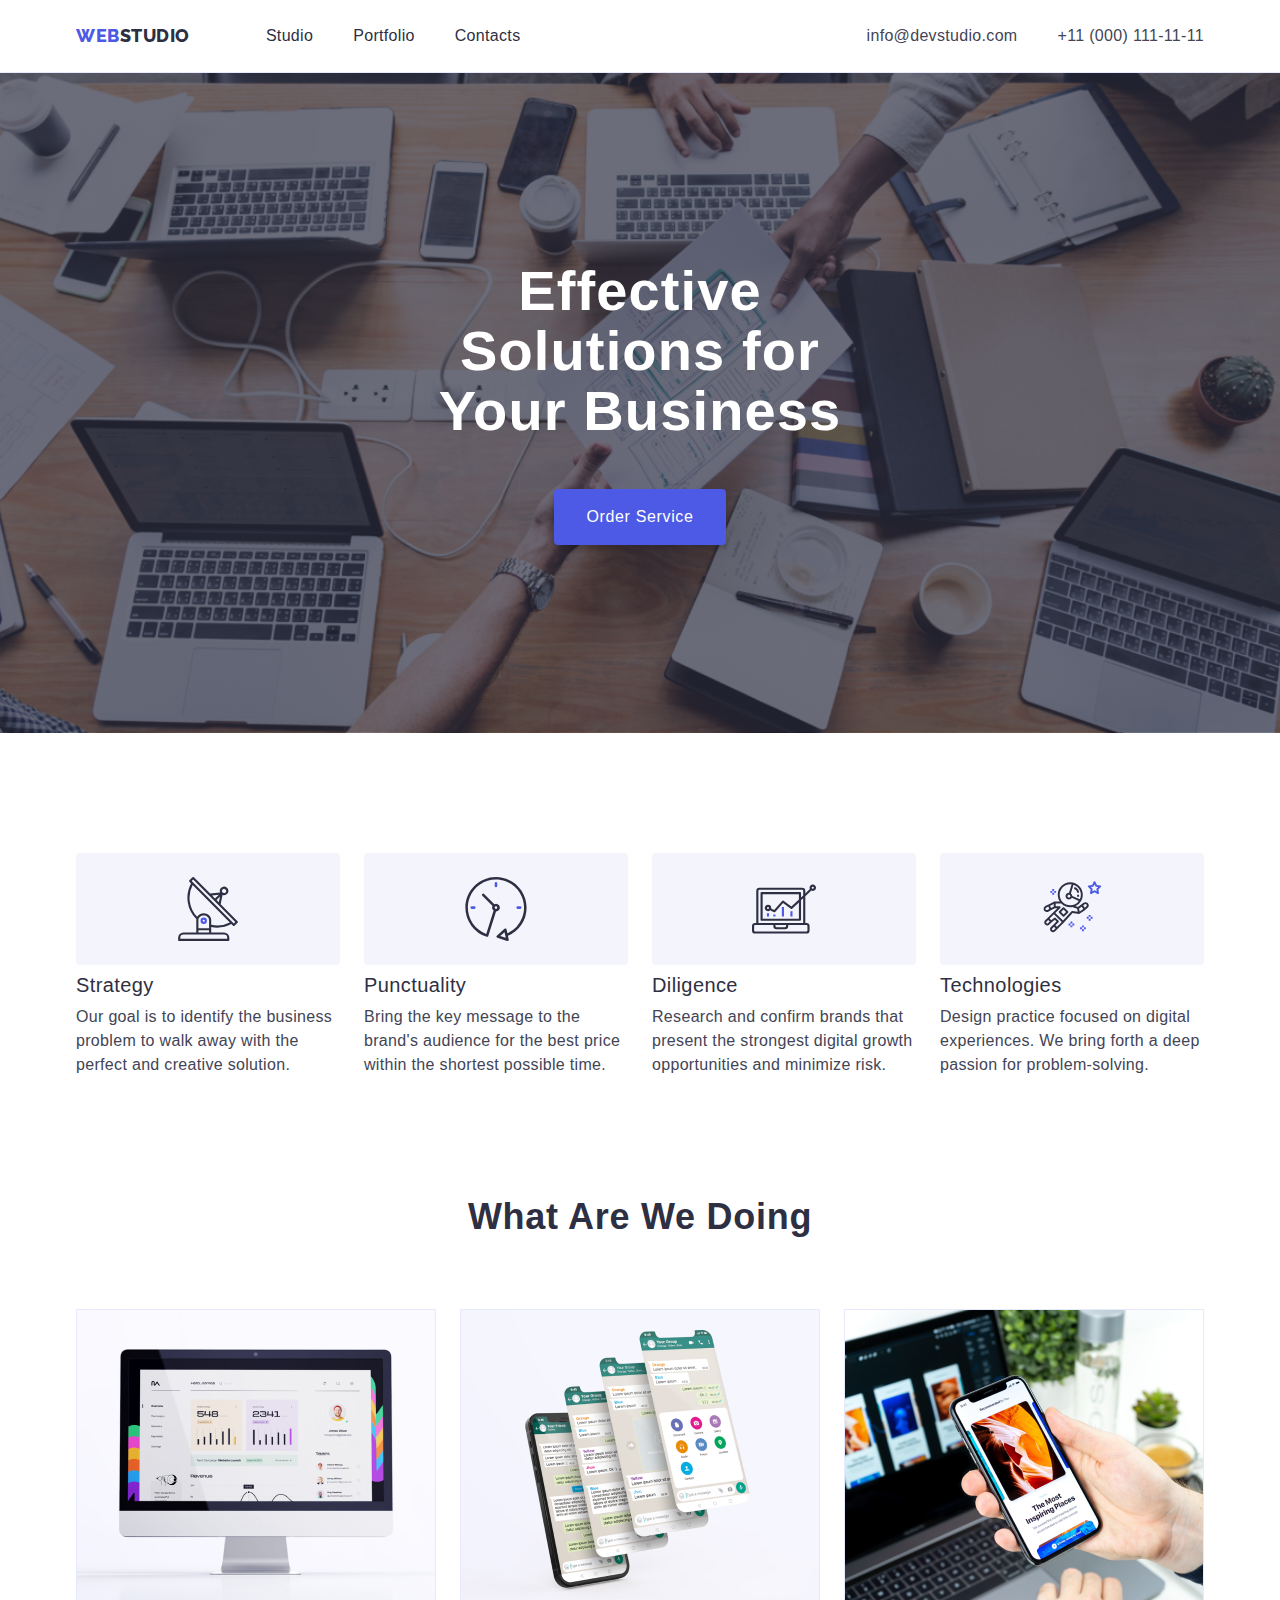
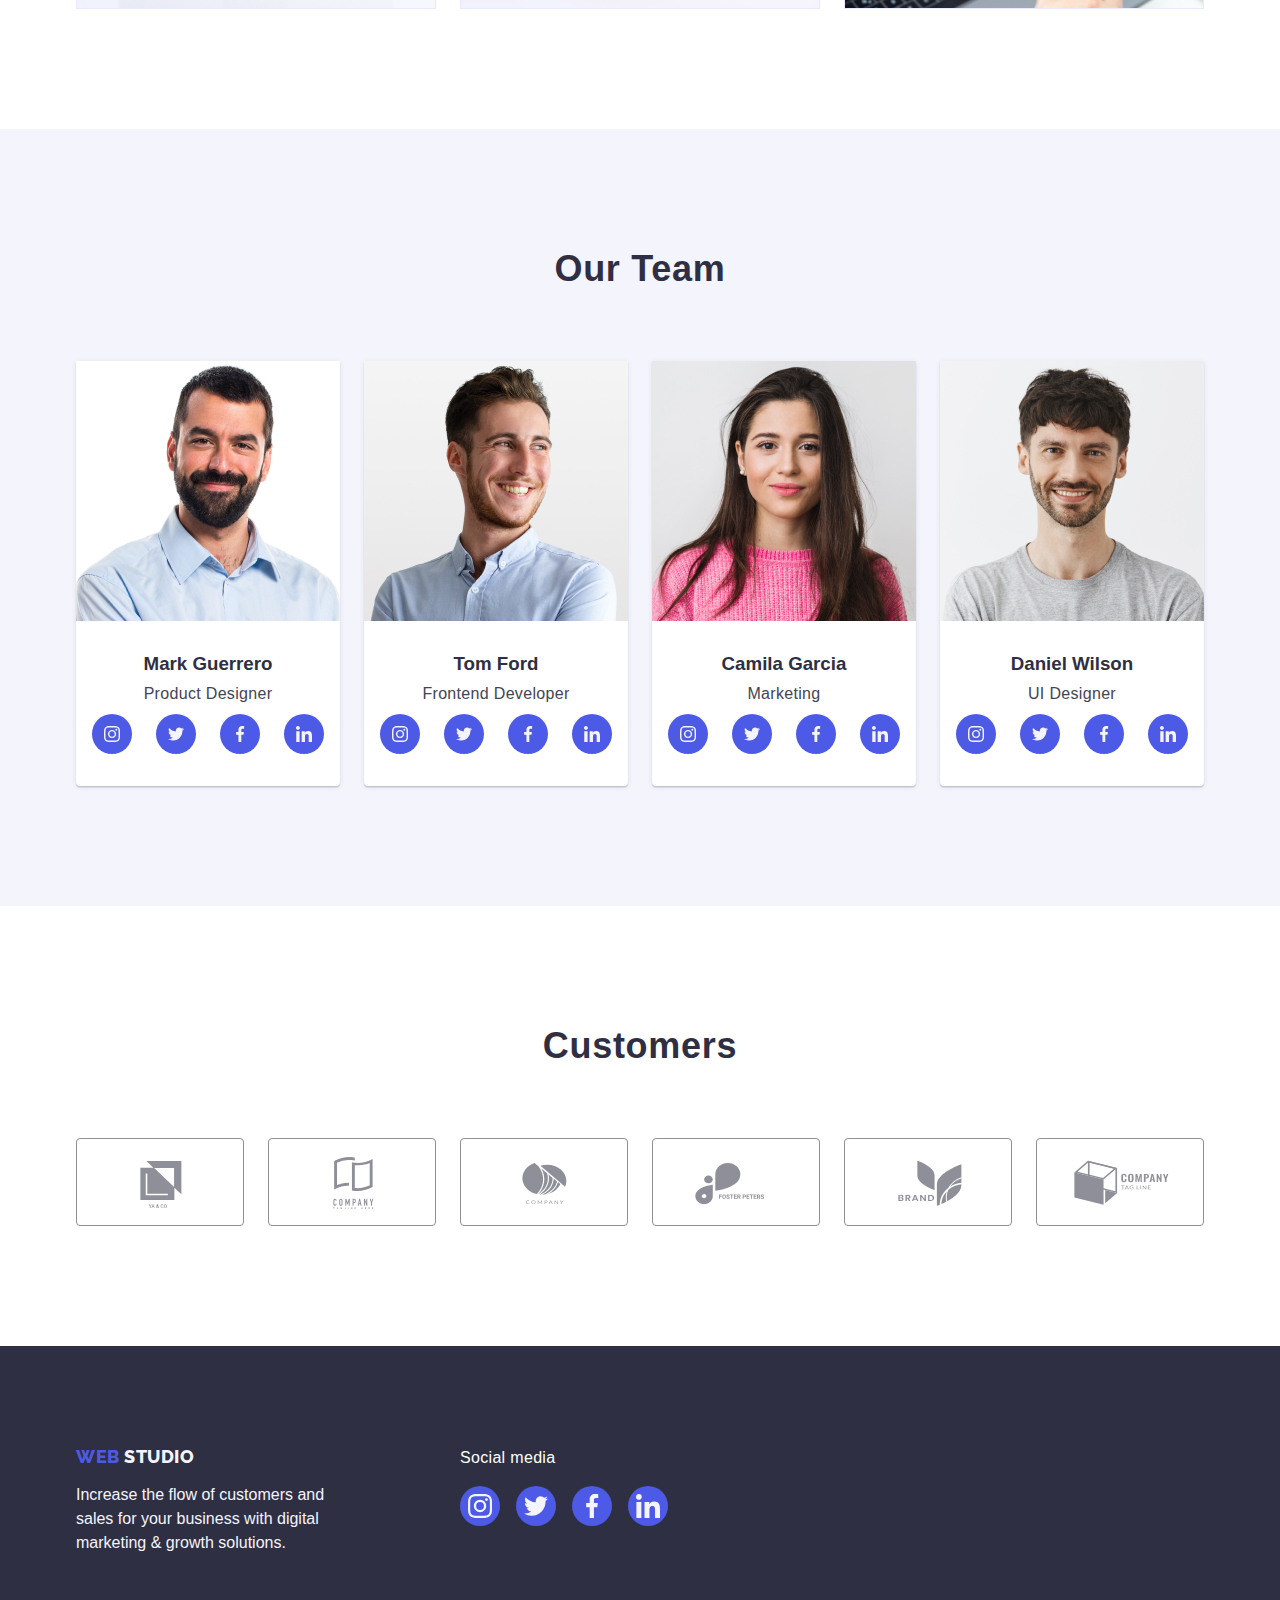
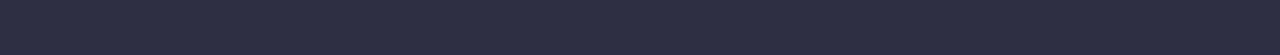
<file: index.html>
<!DOCTYPE html>
<html lang="en">
  <head>
    <meta charset="UTF-8" />
    <meta http-equiv="X-UA-Compatible" content="IE=edge" />
    <meta name="viewport" content="width=device-width, initial-scale=1.0" />
    <title>Effective Solutions for Your Business</title>
    <link rel="preconnect" href="https://fonts.googleapis.com" />
    <link rel="preconnect" href="https://fonts.gstatic.com" crossorigin />
    <link
      href="https://fonts.googleapis.com/css2?family=Raleway:wght@800family=Roboto:wght@400;500;700display=swap"
      rel="stylesheet"
    />
    <link rel="stylesheet" href="./css/modern-normalize.min.css" />
    <link rel="stylesheet" href="./css/styles.css" />
  </head>
  <body class="body">
    <!-- Header section      -->
    <header class="header">
      <div class="header-div container">
        <nav class="header-nav">
          <!-- Logo -->

          <a href="./index.html" class="header-logo link"
            >Web <span class="header-span-logo">Studio</span></a
          >

          <!--Menu Nav -->
          <ul class="header-nav-list list">
            <li>
              <a href="./index.html" class="header-list-menu link">Studio</a>
            </li>
            <li>
              <a href="./portfolio.html" class="header-list-menu link"
                >Portfolio</a
              >
            </li>
            <li>
              <a href="" class="header-list-menu link">Contacts</a>
            </li>
          </ul>
        </nav>

        <address class="address">
          <ul class="list-contacts list">
            <li>
              <a href="mailto:info@devstudio.com" class="info link"
                >info@devstudio.com</a
              >
            </li>
            <li>
              <a href="tel:+110001111111" class="info link"
                >+11 (000) 111-11-11
              </a>
            </li>
          </ul>
        </address>
      </div>
    </header>

    <!-- Main    -->
    <main>
      <!-- Hero section   -->

      <section class="hero-section">
        <div class="container">
          <h1 class="title-hero">Effective Solutions for Your Business</h1>
          <button type="button" class="hero-button">Order Service</button>
        </div>
      </section>

      <!-- section 1  -->
      <section class="section-one">
        <div class="container">
          <h2 class="title-section-one visually-hidden">Our benefits</h2>
          <ul class="setion-one-list list">
            <li class="section-one-list-features">
              <div class="section-one-div">
                <svg class="benefits-icon" width="64" height="64">
                  <use href="./images/icons.svg#icon-antenna"></use> 
                </svg>
              </div>
              <h3 class="title-hthree">Strategy</h3>
              <p class="paragraph-hthree">
                Our goal is to identify the business problem to walk away with
                the perfect and creative solution.
              </p>
            </li>
            <li class="section-one-list-features">
              <div class="section-one-div">
                <svg class="benefits-icon" width="64" height="64">
                  <use href="./images/icons.svg#icon-clock"></use> 
                </svg>
              </div>
              <h3 class="title-hthree">Punctuality</h3>
              <p class="paragraph-hthree">
                Bring the key message to the brand's audience for the best price
                within the shortest possible time.
              </p>
            </li>
            <li class="section-one-list-features">
              <div class="section-one-div">
                <svg class="benefits-icon" width="64" height="64">
                  <use href="./images/icons.svg#icon-diagram"></use> 
                </svg>
              </div>
              <h3 class="title-hthree">Diligence</h3>
              <p class="paragraph-hthree">
                Research and confirm brands that present the strongest digital
                growth opportunities and minimize risk.
              </p>
            </li>
            <li class="section-one-list-features">
              <div class="section-one-div">
                <svg class="benefits-icon" width="64" height="64">
                  <use href="./images/icons.svg#icon-astronaut"></use> 
                </svg>
              </div>
              <h3 class="title-hthree">Technologies</h3>
              <p class="paragraph-hthree">
                Design practice focused on digital experiences. We bring forth a
                deep passion for problem-solving.
              </p>
            </li>
          </ul>
        </div>
      </section>

      <!-- section 2  -->
      <section class="section-two">
        <div class="container">
          <h2 class="title-section">What are we doing</h2>

          <ul class="section-two-list list">
            <li class="section-two-list-work">
              <img src="./images/section-2/img1.jpg" alt="img 1" width="360" />
            </li>
            <li class="section-two-list-work">
              <img src="./images/section-2/img2.jpg" alt="img 2" width="360" />
            </li>
            <li class="section-two-list-work">
              <img src="./images/section-2/img3.jpg" alt="img 3" width="360" />
            </li>
          </ul>
        </div>
      </section>

      <!-- section 3  -->
      <section class="section-three">
        <div class="container">
          <h2 class="title-section">Our Team</h2>
          <ul class="section-three-list list">
            <li class="section-three-list-team">
              <img
                src="./images/section-3/img-1.jpg"
                alt="Product Designer"
                width="264"
              />
              <div class="section-three-div">
                <h3 class="title-team">Mark Guerrero</h3>
                <p class="paragraph-team">Product Designer</p>
                <ul class="team-soc-list list">
                  <li class="team-soc-item">
                    <a
                      href=""
                      class="team-soc-link link"
                      target="_blank"
                      rel="noopener noreferrer"
                      ><svg class="team-soc-icon" width="16" height="16">
                        <use
                          href="./images/icons.svg#icon-instagram" 
                        ></use></svg></a>
                  </li>
                  <li class="team-soc-item">
                    <a
                      href=""
                      class="team-soc-link link"
                      target="_blank"
                      rel="noopener noreferrer"
                      ><svg class="team-soc-icon" width="16" height="16">
                        <use
                          href="./images/icons.svg#icon-twitter" 
                        ></use></svg></a>
                  </li>
                  <li class="team-soc-item">
                    <a
                      href=""
                      class="team-soc-link link"
                      target="_blank"
                      rel="noopener noreferrer"
                      ><svg class="team-soc-icon" width="16" height="16">
                        <use
                          href="./images/icons.svg#icon-facebook" 
                        ></use></svg></a>
                  </li>
                  <li class="team-soc-item">
                    <a
                      href=""
                      class="team-soc-link link"
                      target="_blank"
                      rel="noopener noreferrer"
                      ><svg class="team-soc-icon" width="16" height="16">
                        <use
                          href="./images/icons.svg#icon-linkedin" 
                        ></use></svg></a>
                  </li>
                </ul>
              </div>
            </li>
            <li class="section-three-list-team">
              <img
                src="./images/section-3/img-2.jpg"
                alt="Frontend Developer"
                width="264"
              />
              <div class="section-three-div">
                <h3 class="title-team">Tom Ford</h3>
                <p class="paragraph-team">Frontend Developer</p>
                <ul class="team-soc-list list">
                  <li class="team-soc-item">
                    <a
                      href=""
                      class="team-soc-link link"
                      target="_blank"
                      rel="noopener noreferrer"
                    ><svg class="team-soc-icon" width="16" height="16">
                      <use href="./images/icons.svg#icon-instagram" ></use>
                    </svg></a>
                  </li>
                  <li class="team-soc-item">
                    <a
                      href=""
                      class="team-soc-link link"
                      target="_blank"
                      rel="noopener noreferrer"
                    ><svg class="team-soc-icon" width="16" height="16">
                      <use href="./images/icons.svg#icon-twitter" ></use>
                    </svg></a>
                  </li>
                  <li class="team-soc-item">
                    <a
                      href=""
                      class="team-soc-link link"
                      target="_blank"
                      rel="noopener noreferrer"
                    ><svg class="team-soc-icon" width="16" height="16">
                      <use href="./images/icons.svg#icon-facebook" ></use>
                    </svg></a>
                  </li>
                  <li class="team-soc-item">
                    <a
                      href=""
                      class="team-soc-link link"
                      target="_blank"
                      rel="noopener noreferrer"
                    ><svg class="team-soc-icon" width="16" height="16">
                      <use href="./images/icons.svg#icon-linkedin" ></use>
                    </svg></a>
                  </li>
                </ul>
              </div>
            </li>
            <li class="section-three-list-team">
              <img
                src="./images/section-3/img-3.jpg"
                alt="Marketing"
                width="264"
              />
              <div class="section-three-div">
                <h3 class="title-team">Camila Garcia</h3>
                <p class="paragraph-team">Marketing</p>
                <ul class="team-soc-list list">
                  <li class="team-soc-item">
                    <a
                      href=""
                      class="team-soc-link link"
                      target="_blank"
                      rel="noopener noreferrer"
                    > <svg class="team-soc-icon" width="16" height="16">
                      <use href="./images/icons.svg#icon-instagram" ></use>
                    </svg></a>
                  </li>
                  <li class="team-soc-item">
                    <a
                      href=""
                      class="team-soc-link link"
                      target="_blank"
                      rel="noopener noreferrer"
                    > <svg class="team-soc-icon" width="16" height="16">
                      <use href="./images/icons.svg#icon-twitter" ></use>
                    </svg></a>
                  </li>
                  <li class="team-soc-item">
                    <a
                      href=""
                      class="team-soc-link link"
                      target="_blank"
                      rel="noopener noreferrer"
                    > <svg class="team-soc-icon" width="16" height="16">
                      <use href="./images/icons.svg#icon-facebook" ></use>
                    </svg></a>
                  </li>
                  <li class="team-soc-item">
                    <a
                      href=""
                      class="team-soc-link link"
                      target="_blank"
                      rel="noopener noreferrer"
                    > <svg class="team-soc-icon" width="16" height="16">
                      <use href="./images/icons.svg#icon-linkedin" ></use>
                    </svg></a>
                  </li>
                </ul>
              </div>
            </li>
            <li class="section-three-list-team">
              <img
                src="./images/section-3/img-4.jpg"
                alt="UI Designer"
                width="264"
              />
              <div class="section-three-div">
                <h3 class="title-team">Daniel Wilson</h3>
                <p class="paragraph-team">UI Designer</p>
                <ul class="team-soc-list list">
                  <li class="team-soc-item">
                    <a
                      href=""
                      class="team-soc-link link"
                      target="_blank"
                      rel="noopener noreferrer"
                    ><svg class="team-soc-icon" width="16" height="16">
                      <use href="./images/icons.svg#icon-instagram" ></use>
                    </svg></a>
                  </li>
                  <li class="team-soc-item">
                    <a
                      href=""
                      class="team-soc-link link"
                      target="_blank"
                      rel="noopener noreferrer"
                    ><svg class="team-soc-icon" width="16" height="16">
                      <use href="./images/icons.svg#icon-twitter" ></use>
                    </svg></a>
                  </li>
                  <li class="team-soc-item">
                    <a
                      href=""
                      class="team-soc-link link"
                      target="_blank"
                      rel="noopener noreferrer"
                    ><svg class="team-soc-icon" width="16" height="16">
                      <use href="./images/icons.svg#icon-facebook" ></use>
                    </svg></a>
                  </li>
                  <li class="team-soc-item">
                    <a
                      href=""
                      class="team-soc-link link"
                      target="_blank"
                      rel="noopener noreferrer"
                    ><svg class="team-soc-icon" width="16" height="16">
                      <use href="./images/icons.svg#icon-linkedin" ></use>
                    </svg></a>
                  </li>
                </ul>
              </div>
            </li>
          </ul>
        </div>
      </section>

      <!-- Customers -->
      <section class="customers">
        <div class="container">
          <h2 class="title-section">Customers</h2>
          <ul class="customers-list list">
            <li class="customers-item">
              <a href="" class="customers-link link">
                <svg class="customers-icon" width="104" height="56">
                  <use href="./images/icons.svg#icon-Logo_1"></use> 
                </svg>
              </a>
            </li>
            <li class="customers-item">
              <a href="" class="customers-link link">
                <svg class="customers-icon" width="104" height="56">
                  <use href="./images/icons.svg#icon-Logo_2"></use> 
                </svg>
              </a>
            </li>
            <li class="customers-item">
              <a href="" class="customers-link link">
                <svg class="customers-icon" width="104" height="56">
                  <use href="./images/icons.svg#icon-Logo_3"></use> 
                </svg>
              </a>
            </li>
            <li class="customers-item">
              <a href="" class="customers-link link">
                <svg class="customers-icon" width="104" height="56">
                  <use href="./images/icons.svg#icon-Logo_4"></use> 
                </svg>
              </a>
            </li>
            <li class="customers-item">
              <a href="" class="customers-link link">
                <svg class="customers-icon" width="104" height="56">
                  <use href="./images/icons.svg#icon-Logo_5"></use> 
                </svg>
              </a>
            </li>
            <li class="customers-item">
              <a href="" class="customers-link link">
                <svg class="customers-icon" width="104" height="56">
                  <use href="./images/icons.svg#icon-Logo_6"></use> 
                </svg>
              </a>
            </li>
          </ul>
        </div>
      </section>
    </main>

    <!-- Footer srction     -->
    <footer class="footer">
      <div class="footer-div container">
        <div class="footer-div-logo">
          <a href="./index.html" class="footer-logo link"
          >Web <span class="footer-span-logo">Studio</span></a
        >
        <p class="footer-paragraph">
          Increase the flow of customers and sales for your business with
          digital marketing & growth solutions.
        </p>
      </div>
      <div>
        <p class="footer-soc-paragraph">Social media</p>
        <ul class="footer-soc-list list">
          <li class="footer-soc-item">
            <a href="" class="footer-soc-link link" target="_blank" rel="noopener noreferrer"><svg class="footer-soc-icon" width="24" height="24">
              <use href="./images/icons.svg#icon-instagram" ></use>
            </svg></a></li>
          <li class="footer-soc-item">
            <a href="" class="footer-soc-link link" target="_blank" rel="noopener noreferrer"><svg class="footer-soc-icon" width="24" height="24">
              <use href="./images/icons.svg#icon-twitter" ></use>
            </svg></a></li>
          <li class="footer-soc-item">
            <a href="" class="footer-soc-link link" target="_blank" rel="noopener noreferrer"><svg class="footer-soc-icon" width="24" height="24">
              <use href="./images/icons.svg#icon-facebook" ></use>
            </svg></a></li>
          <li class="footer-soc-item">
            <a href="" class="footer-soc-link link" target="_blank" rel="noopener noreferrer"><svg class="footer-soc-icon" width="24" height="24">
              <use href="./images/icons.svg#icon-linkedin" ></use>
            </svg></a></li>
        </ul>
      </div>
      </div>
    </footer>
  </body>
</html>
</file>
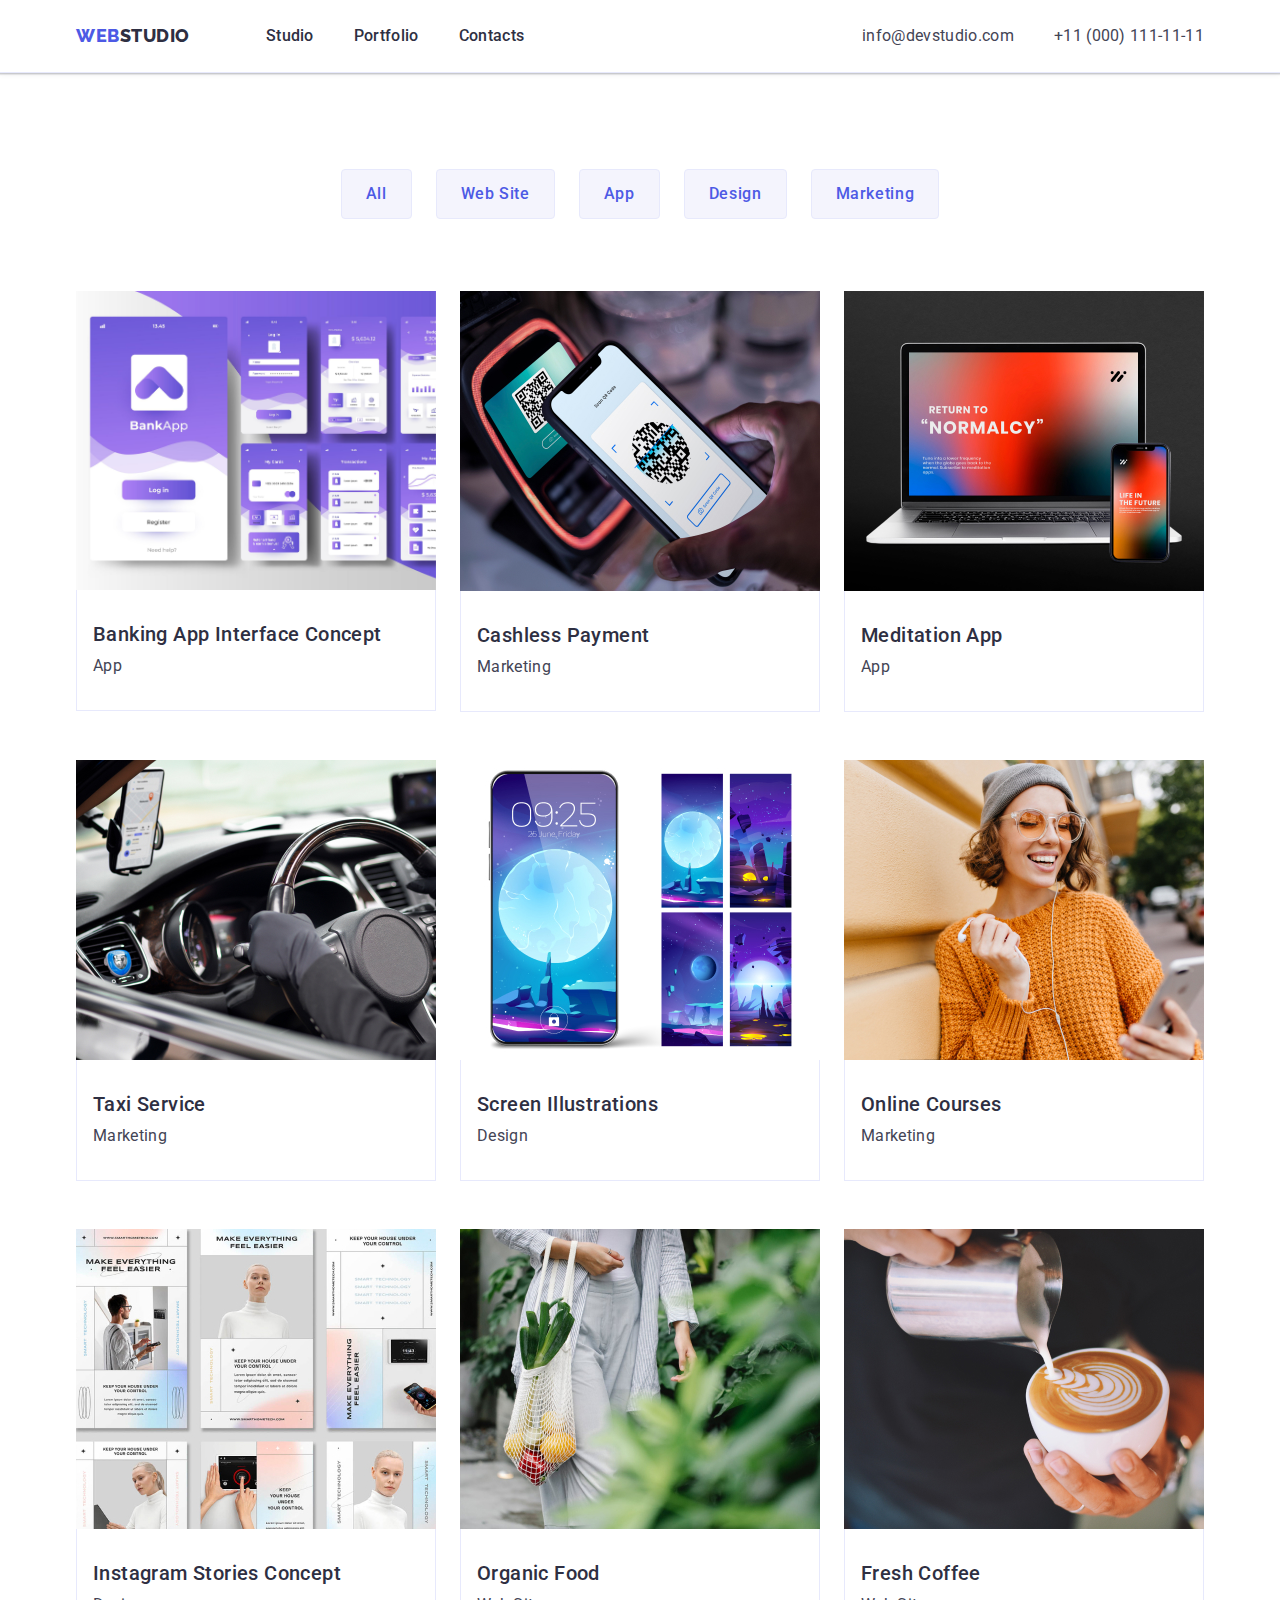
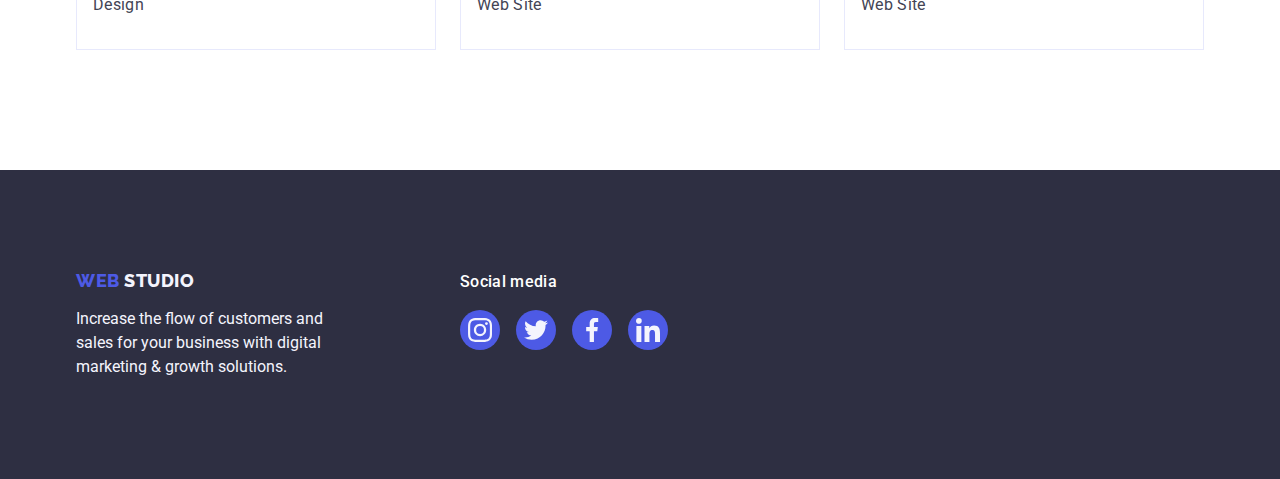
<file: portfolio.html>
<!DOCTYPE html>
<html lang="en">
  <head>
    <meta charset="UTF-8" />
    <meta http-equiv="X-UA-Compatible" content="IE=edge" />
    <meta name="viewport" content="width=device-width, initial-scale=1.0" />
    <title>Document</title>
    <link rel="preconnect" href="https://fonts.googleapis.com" />
    <link rel="preconnect" href="https://fonts.gstatic.com" crossorigin />
    <link
      href="https://fonts.googleapis.com/css2?family=Raleway:wght@800&family=Roboto:wght@400;500;700&display=swap"
      rel="stylesheet"
    />
    <link rel="stylesheet" href="./css/modern-normalize.min.css" />
    <link rel="stylesheet" href="./css/styles.css" />
  </head>
  <body class="body">
    <!-- Header section      -->
    <header class="header">
      <div class="header-div container">
        <nav class="header-nav list">
          <!-- Logo -->
          <a href="./index.html" class="header-logo link"
            >Web <span class="header-span-logo">Studio</span></a
          >
          <!--Menu Nav -->
          <ul class="header-nav-list list">
            <li>
              <a href="./index.html" class="header-list-menu link">Studio</a>
            </li>
            <li>
              <a href="./portfolio.html" class="header-list-menu link"
                >Portfolio</a
              >
            </li>
            <li>
              <a href="" class="header-list-menu link">Contacts</a>
            </li>
          </ul>
        </nav>
        <address class="address">
          <ul class="list-contacts list">
            <li>
              <a href="mailto:info@devstudio.com" class="info link"
                >info@devstudio.com</a
              >
            </li>
            <li>
              <a href="tel:+110001111111" class="info link"
                >+11 (000) 111-11-11
              </a>
            </li>
          </ul>
        </address>
      </div>
    </header>

    <!-- Main  -->
    <main>
      <section class="pfl-main-section">
        <div class="container">
          <h1 hidden class="visually-hidden">Portfolio</h1>
          <!-- Buttons -->

          <ul class="pfl-buttons list">
            <li><button type="button" class="pfl-main-button">All</button></li>
            <li>
              <button type="button" class="pfl-main-button">Web Site</button>
            </li>
            <li><button type="button" class="pfl-main-button">App</button></li>
            <li>
              <button type="button" class="pfl-main-button">Design</button>
            </li>
            <li>
              <button type="button" class="pfl-main-button">Marketing</button>
            </li>
          </ul>

          <!-- Row 1  -->

          <ul class="pfl-list list">
            <li class="pfl-row-list">
              <a class="pfl-row-link link" href="">
                <img
                  src="./images/Portfolio/img_1.jpg"
                  alt="Banking App Interface Concept"
                  width="360"
                />
                <div class="pfl-main-div">
                  <h2 class="title-htwo">Banking App Interface Concept</h2>
                  <p class="text">App</p>
                </div>
              </a>
            </li>
            <li class="pfl-row-list">
              <a class="pfl-row-link link" href="">
                <img
                  src="./images/Portfolio/img_2.jpg"
                  alt="Cashless Payment"
                  width="360"
                />
                <div class="pfl-main-div">
                  <h2 class="title-htwo">Cashless Payment</h2>
                  <p class="text">Marketing</p>
                </div>
              </a>
            </li>
            <li class="pfl-row-list">
              <a class="pfl-row-link link" href="">
                <img
                  src="./images/Portfolio/img_3.jpg"
                  alt="Meditation App"
                  width="360"
                />
                <div class="pfl-main-div">
                  <h2 class="title-htwo">Meditation App</h2>
                  <p class="text">App</p>
                </div>
              </a>
            </li>

            <!-- Row 2  -->

            <li class="pfl-row-list">
              <a class="pfl-row-link link" href=""
                ><img
                  src="./images/Portfolio/img_4.jpg"
                  alt="Taxi Service"
                  width="360"
                />
                <div class="pfl-main-div">
                  <h2 class="title-htwo">Taxi Service</h2>
                  <p class="text">Marketing</p>
                </div>
              </a>
            </li>
            <li class="pfl-row-list">
              <a class="pfl-row-link link" href="">
                <img
                  src="./images/Portfolio/img_5.jpg"
                  alt="Screen Illustrations"
                  width="360"
                />
                <div class="pfl-main-div">
                  <h2 class="title-htwo">Screen Illustrations</h2>
                  <p class="text">Design</p>
                </div>
              </a>
            </li>
            <li class="pfl-row-list">
              <a class="pfl-row-link link" href="">
                <img
                  src="./images/Portfolio/img_6.jpg"
                  alt="Online Courses"
                  width="360"
                />
                <div class="pfl-main-div">
                  <h2 class="title-htwo">Online Courses</h2>
                  <p class="text">Marketing</p>
                </div>
              </a>
            </li>

            <!-- Row 3  -->

            <li class="pfl-row-list">
              <a class="pfl-row-link link" href="">
                <img
                  src="./images/Portfolio/img_7.jpg"
                  alt="Instagram Stories Concept"
                  width="360"
                />
                <div class="pfl-main-div">
                  <h2 class="title-htwo">Instagram Stories Concept</h2>
                  <p class="text">Design</p>
                </div>
              </a>
            </li>
            <li class="pfl-row-list">
              <a class="pfl-row-link link" href="">
                <img
                  src="./images/Portfolio/img_8.jpg"
                  alt="Organic Food"
                  width="360"
                />
                <div class="pfl-main-div">
                  <h2 class="title-htwo">Organic Food</h2>
                  <p class="text">Web Site</p>
                </div>
              </a>
            </li>
            <li class="pfl-row-list">
              <a class="pfl-row-link link" href="">
                <img
                  src="./images/Portfolio/img_9.jpg"
                  alt="Fresh Coffee"
                  width="360"
                />
                <div class="pfl-main-div">
                  <h2 class="title-htwo">Fresh Coffee</h2>
                  <p class="text">Web Site</p>
                </div>
              </a>
            </li>
          </ul>
        </div>
      </section>
    </main>
    <!-- Footer srction     -->
    <footer class="footer">
      <div class="footer-div container">
        <div class="footer-div-logo">
          <a href="./index.html" class="footer-logo link"
          >Web <span class="footer-span-logo">Studio</span></a
        >
        <p class="footer-paragraph">
          Increase the flow of customers and sales for your business with
          digital marketing & growth solutions.
        </p>
      </div>
      <div>
        <p class="footer-soc-paragraph">Social media</p>
        <ul class="footer-soc-list list">
          <li class="footer-soc-item">
            <a href="" class="footer-soc-link link" target="_blank" rel="noopener noreferrer"><svg class="footer-soc-icon" width="24" height="24">
              <use href="./images/icons.svg#icon-instagram"></use>
            </svg></a></li>
          <li class="footer-soc-item">
            <a href="" class="footer-soc-link link" target="_blank" rel="noopener noreferrer"><svg class="footer-soc-icon" width="24" height="24">
              <use href="./images/icons.svg#icon-twitter"></use>
            </svg></a></li>
          <li class="footer-soc-item">
            <a href="" class="footer-soc-link link" target="_blank" rel="noopener noreferrer"><svg class="footer-soc-icon" width="24" height="24">
              <use href="./images/icons.svg#icon-facebook"></use>
            </svg></a></li>
          <li class="footer-soc-item">
            <a href="" class="footer-soc-link link" target="_blank" rel="noopener noreferrer"><svg class="footer-soc-icon" width="24" height="24">
              <use href="./images/icons.svg#icon-linkedin"></use>
            </svg></a></li>
        </ul>
      </div>
      </div>
    </footer>
  </body>
</html>
</file>
<file: css/styles.css>
:root {
  --color-iris: #4d5ae5;
  --color-ocean: #404bbf;
  --color-green: #31d0aa;
  --color-slate: #434455;
  --color-light-slate: #8e8f99;
  --color-cornflowe: #e7e9fc;
  --color-cloud: #f4f4fd;
  --color-grey: #2e2f42;
  --color-white: #ffffff;
  --color-dairy: #fcfcfc;
}
h1,
h2,
h3,
p {
  margin: 0;
}

img {
  display: block;
}

.link {
  text-decoration: none;
}

.list {
  list-style: none;
  padding: 0;
  margin: 0;
}

.container {
  margin: 0 auto;
  width: 1158px;
  padding: 0 15px;
}

.body {
  font-family: Roboto, sans-serif;
  color: #434455;
  background-color: #ffffff;
}
header {
  border-bottom: 1px solid #e7e9fc;
  box-shadow: 0px 2px 1px rgba(46, 47, 66, 0.08),
    0px 1px 1px rgba(46, 47, 66, 0.16), 0px 1px 6px rgba(46, 47, 66, 0.08);
}
.header-div {
  display: flex;
}

.header-nav {
  display: flex;
  align-items: center;
}

.header-logo {
  font-family: Raleway, sans-serif;
  color: #4d5ae5;
  font-weight: 800;
  font-size: 18px;
  line-height: 1.17;
  letter-spacing: 0.03em;
  text-transform: uppercase;
  margin-right: 76px;
  display: flex;
  flex-direction: row;
  align-items: center;
  padding: 0px;
}

.header-nav-list {
  display: flex;
  gap: 40px;
}

.header-span-logo {
  color: #2e2f42;
}

.info {
  font-size: 16px;
  line-height: 1.5;
  letter-spacing: 0.02em;
  color: #434455;
  padding: 24px 0;
  display: block;
}

a :hover,
a :focus {
  color: #404bbf;
}

.info:hover,
.info:focus {
  color: #404bbf;
}

.hero-button {
  font-family: Roboto, sans-serif;
  font-weight: 500;
  font-size: 16px;
  line-height: 1.5;
  letter-spacing: 0.04em;
  background-color: #4d5ae5;
  color: #ffffff;
  cursor: pointer;
  padding: 16px 32px;
  display: block;
  min-width: 169px;
  height: 56px;
  border: none;
  border-radius: 4px;
  margin-left: auto;
  margin-right: auto;
  gap: 10px;
  margin-top: 48px;
  box-shadow: 0px 4px 4px rgba(0, 0, 0, 0.15);
}

/* Section One  */

.section-one {
  padding: 120px 0;
}

.title-section-one {
  margin-bottom: 8px;
}

.visually-hidden {
  position: absolute;
  width: 1px;
  height: 1px;
  margin: -1px;
  border: 0;
  padding: 0;
  white-space: nowrap;
  clip-path: inset(100%);
  clip: rect(0 0 0 0);
  overflow: hidden;
  list-style: none;
}

.setion-one-list {
  display: flex;
  gap: 24px;
  padding-left: 0;
  margin: 0;
}

.section-one-list-features {
  width: calc((100% - 72px) / 4);
}

.section-one-div {
  display: flex;
  align-items: center;
  justify-content: center;
  height: 112px;
  background-color: #f4f4fd;
  border-radius: 4px;
  margin-bottom: 8px;
}

button:hover,
button:focus {
  color: #ffffff;
  background-color: #404bbf;
}

.header-list-menu {
  font-weight: 500;
  font-size: 16px;
  line-height: 1.5;
  letter-spacing: 0.02em;
  color: #2e2f42;
  padding: 24px 0;
  display: block;
}

.header-list-menu:hover,
.header-list-menu:focus {
  color: #404bbf;
}

.list-contacts {
  display: flex;
  gap: 40px;
}

.hero-section {
  background-color: #2e2f42;
  padding: 188px 0;
  max-width: 1440px;
  background-image: linear-gradient(
      rgba(46, 47, 66, 0.7),
      rgba(46, 47, 66, 0.7)
    ),
    url(../images/backgrounds/people-office.jpg);
  background-repeat: no-repeat;
  background-position: center;
  background-size: cover;
}

.title-hero {
  max-width: 496px;
  margin-left: auto;
  margin-right: auto;
  font-size: 56px;
  line-height: 1.07;
  text-align: center;
  letter-spacing: 0.02em;
  color: #ffffff;
}

.address {
  line-height: 1.5;
  letter-spacing: 0.002em;
  color: #434455;
  margin-left: auto;
  font-style: normal;
}

.section-two {
  padding-bottom: 120px;
}
.section-two-list {
  display: flex;
  gap: 24px;
  padding-left: 0;
}

.section-two-list-work {
  width: calc((100% - 48px) / 3);
}

.title-section {
  font-size: 36px;
  line-height: 1.11;
  text-align: center;
  text-transform: capitalize;
  letter-spacing: 0.02em;
  color: #2e2f42;
  margin-bottom: 72px;
}

.title-htwo {
  font-weight: 500;
  font-size: 20px;
  line-height: 1.2;
  letter-spacing: 0.02em;
  color: #2e2f42;
  margin-bottom: 8px;
}

.text {
  line-height: 1.5;
  letter-spacing: 0.02em;
  font-size: 16px;
  color: #434455;
  line-height: 24px;
}

.section-three {
  padding: 120px 0;
  background: #f4f4fd;
}

.section-three-list {
  display: flex;
  gap: 24px;
  padding-left: 0;
}

.section-three-list-team {
  background-color: #ffffff;
  width: calc((100% - 72px) / 4);
  border-radius: 0px 0px 4px 4px;
  box-shadow: 0px 1px 6px rgba(46, 47, 66, 0.08),
    0px 1px 1px rgba(46, 47, 66, 0.16), 0px 2px 1px rgba(46, 47, 66, 0.08);
}
.section-three-div {
  padding: 32px 16px;
}

.title-hthree {
  font-weight: 500;
  font-size: 20px;
  line-height: 1.2;
  letter-spacing: 0.02em;
  color: #2e2f42;
  margin-bottom: 8px;
}

.paragraph-hthree {
  color: #434455;
  line-height: 1.5;
  letter-spacing: 0.02em;
  font-size: 16px;
  line-height: 24px;
  text-align: left;
}

.paragraph-team {
  color: #434455;
  line-height: 1.5;
  letter-spacing: 0.02em;
  font-size: 16px;
  line-height: 24px;
  text-align: center;
  margin-bottom: 8px;
}

.title-team {
  color: #2e2f42;
  text-align: center;
  margin-bottom: 8px;
}

.team-soc-list {
  display: flex;
  justify-content: center;
  gap: 24px;
}

.team-soc-item {
  width: 40px;
  height: 40px;
  fill: #f4f4fd;
}

.team-soc-link {
  width: 100%;
  height: 100%;
  background: #4d5ae5;
  border-radius: 50%;
  display: flex;
  align-items: center;
  justify-content: center;
}
.team-soc-link:hover,
.team-soc-link:focus {
  background-color: #404bbf;
}

/* Customers */

.customers {
  padding-top: 120px;
  padding-bottom: 120px;
}

.customers-list {
  display: flex;
  gap: 24px;
}

.customers-item {
  width: calc((100% - 120px) / 6);
  height: 88px;
}

.customers-link {
  width: 100%;
  height: 100%;
  border: 1px solid #8e8f99;
  border-radius: 4px;
  display: flex;
  align-items: center;
  justify-content: center;
  color: #8e8f99;
}

.customers-link:hover,
.customers-link:focus {
  border-color: #404bbf;
  color: #404bbf;
}

.customers-link:hover,
.customers-link:focus .customers-icon {
  fill: #404bbf;
}

.customers-icon {
  fill: currentColor;
}


/* Footer  */

.footer {
  background-color: #2e2f42;
  padding-top: 100px;
  padding-bottom: 100px;
}

.footer-div {
  display: flex;
  align-items: baseline;
}

.footer-div-logo {
  margin-right: 120px;
}

.footer-logo {
  font-family: Raleway, sans-serif;
  color: #4d5ae5;
  font-weight: 800;
  font-size: 18px;
  line-height: 1.17;
  letter-spacing: 0.03em;
  text-transform: uppercase;
  display: inline-block;
  margin-bottom: 16px;
}
.footer-span-logo {
  color: #f4f4fd;
}

.footer-paragraph {
  max-width: 264px;
  color: #f4f4fd;
  line-height: 24px;
}

.footer-soc-paragraph {
  font-weight: 500;
  font-size: 16px;
  line-height: 1.5;
  letter-spacing: 0.02em;
  color: #ffffff;
  margin-bottom: 16px;
}

.footer-soc-list {
  display: flex;
  gap: 16px;
}

.footer-soc-item {
  width: 40px;
  height: 40px;
}

.footer-soc-link {
  width: 100%;
  height: 100%;
  background-color: #4d5ae5;
  border-radius: 50%;
  display: flex;
  align-items: center;
  justify-content: center;
}

.footer-soc-link:hover,
.footer-soc-link:focus {
  background-color: #31d0aa;
}

.footer-soc-icon {
  fill: #f4f4fd;
}

/* Portfolio  */

.pfl-main-section {
  padding: 96px 0 120px;
}

.pfl-buttons {
  display: flex;
  justify-content: center;
  gap: 24px;
  margin-bottom: 72px;
}

.pfl-main-button {
  font-family: Roboto, sans-serif;
  font-weight: 500;
  font-size: 16px;
  line-height: 1.5;
  letter-spacing: 0.04em;
  cursor: pointer;
  list-style: none;
  color: #4d5ae5;
  background-color: #f4f4fd;
  padding: 12px 24px;
  border: 1px solid #e7e9fc;
  border-radius: 4px;
}

.pfl-main-button:hover,
.pfl-main-button:focus {
  border: 1px solid transparent;
  box-shadow: 0px 3px 1px rgba(0, 0, 0, 0.1), 0px 2px 1px rgba(0, 0, 0, 0.08),
    0px 2px 2px rgba(0, 0, 0, 0.12);
}

.pfl-list {
  display: flex;
  flex-wrap: wrap;
  column-gap: 24px;
  row-gap: 48px;
}

.pfl-row-list {
  width: calc((100% - 48px) / 3);
}


.pfl-row-link {
  display: block;
}

.pfl-row-link:hover,
.pfl-row-link:focus {
  box-shadow: 0px 1px 6px rgba(46, 47, 66, 0.08),
    0px 1px 1px rgba(46, 47, 66, 0.16), 0px 2px 1px rgba(46, 47, 66, 0.08);
}

.pfl-main-div {
  padding: 32px 16px;
  border: 1px solid #e7e9fc;
  border-top: none;
}

/* ICONS */
.team-soc-icon {
  width: 16px;
  height: 16px;
}
</file>
